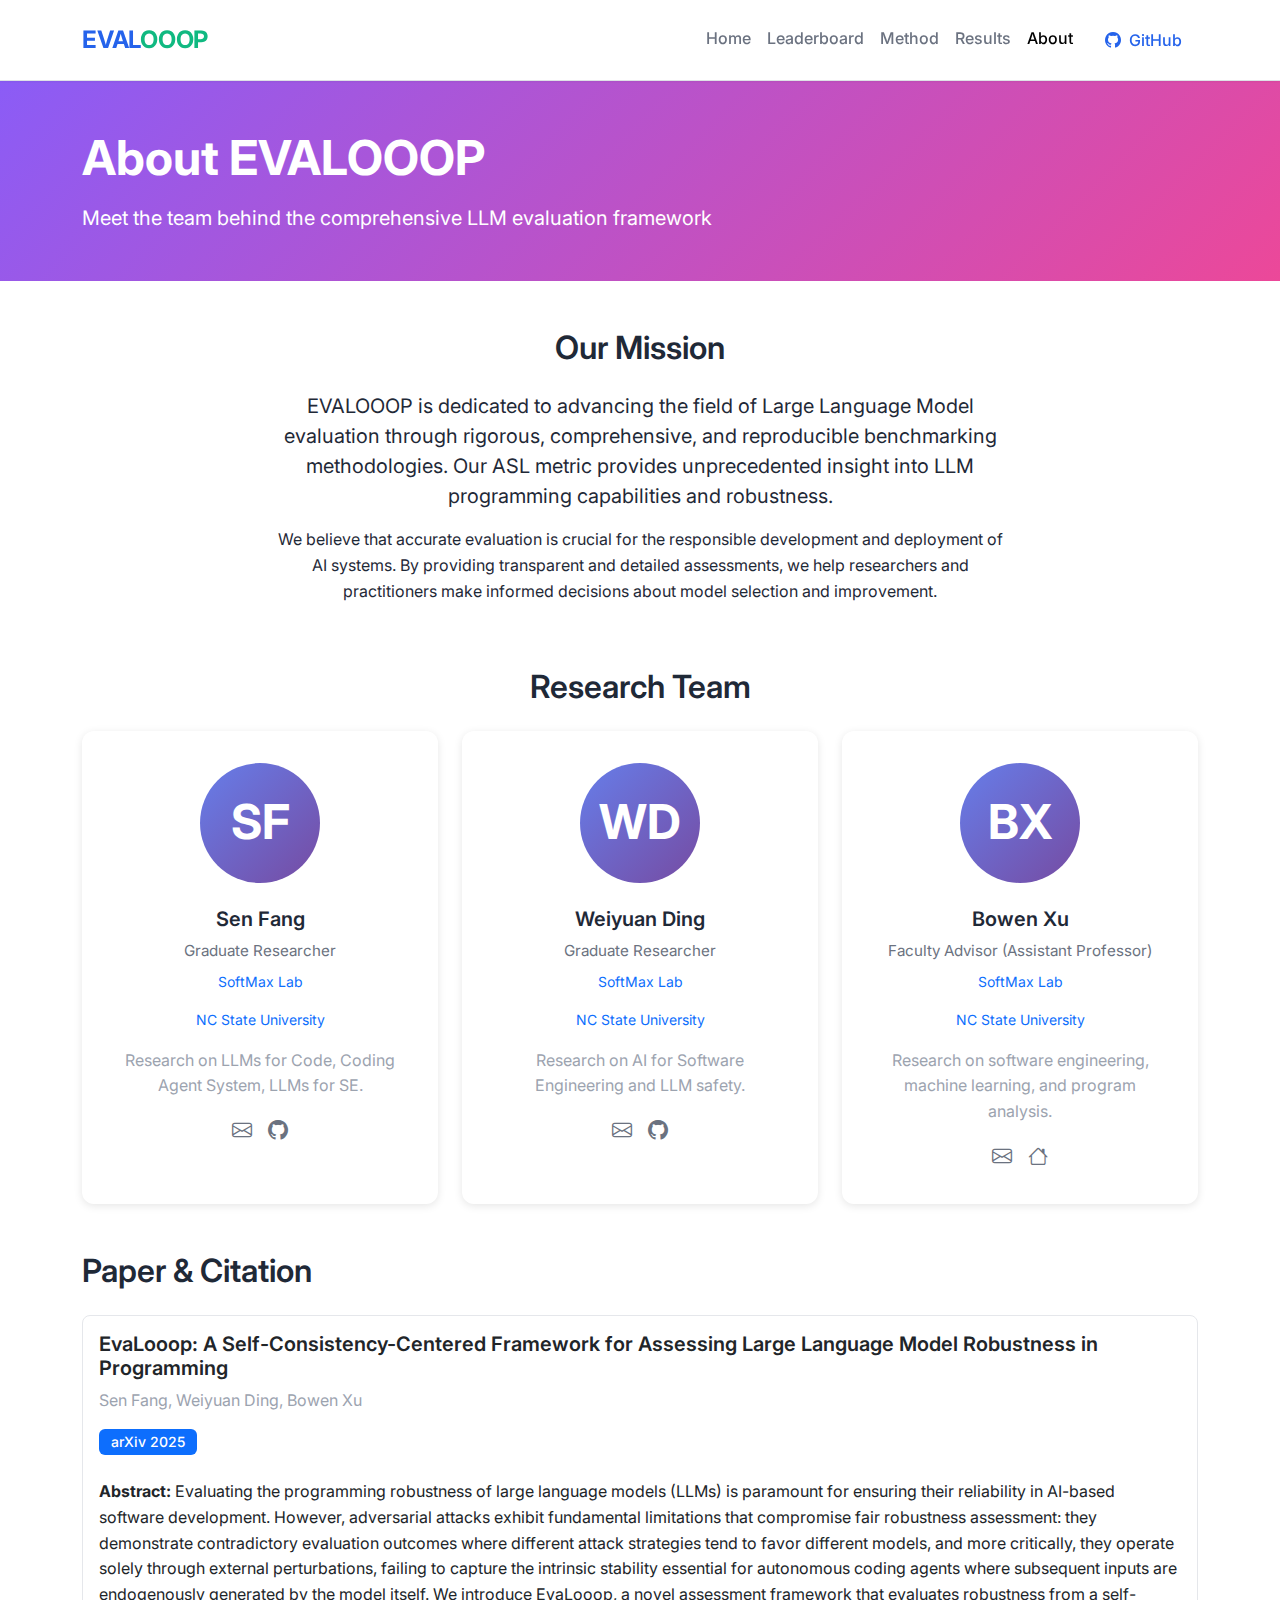
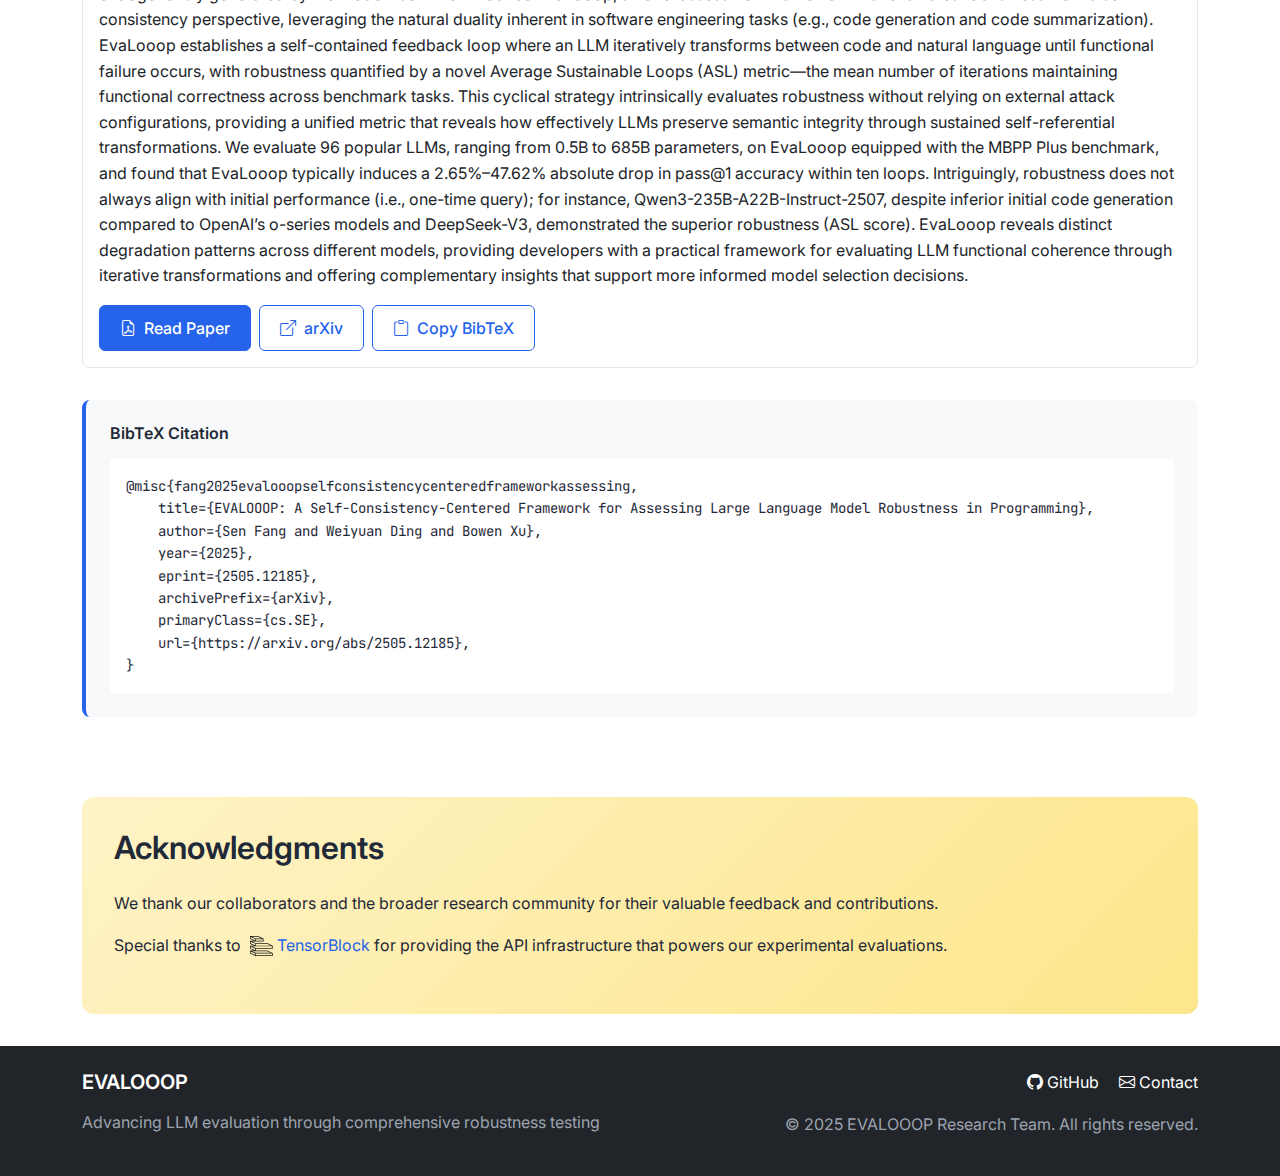
<file: about.html>
<!DOCTYPE html>
<html lang="en">
<head>
    <meta charset="UTF-8">
    <meta name="viewport" content="width=device-width, initial-scale=1.0">
    <title>About - EVALOOOP</title>
    
    <!-- SEO Meta Tags -->
    <meta name="description" content="Learn about the EVALOOOP research team and our mission to advance LLM evaluation">
    <meta name="keywords" content="EVALOOOP team, research team, LLM evaluation, contact information">
    
    <!-- Bootstrap CSS -->
    <link href="https://cdn.jsdelivr.net/npm/bootstrap@5.3.2/dist/css/bootstrap.min.css" rel="stylesheet">
    <!-- Bootstrap Icons -->
    <link rel="stylesheet" href="https://cdn.jsdelivr.net/npm/bootstrap-icons@1.11.2/font/bootstrap-icons.min.css">
    <!-- Google Fonts -->
    <link href="https://fonts.googleapis.com/css2?family=Inter:wght@300;400;500;600;700&display=swap" rel="stylesheet">
    <link href="https://fonts.googleapis.com/css2?family=JetBrains+Mono:wght@400;500&display=swap" rel="stylesheet">
    <!-- Custom CSS -->
    <link href="assets/css/main.css" rel="stylesheet">
    <style>
        .about-header {
            background: linear-gradient(135deg, #8b5cf6 0%, #ec4899 100%);
            color: white;
            padding: 3rem 0;
            margin-bottom: 3rem;
        }
        
        .team-member {
            background: white;
            border-radius: 12px;
            padding: 2rem;
            text-align: center;
            box-shadow: 0 2px 8px rgba(0,0,0,0.1);
            transition: all 0.3s ease;
            height: 100%;
        }
        
        .team-member:hover {
            transform: translateY(-5px);
            box-shadow: 0 8px 20px rgba(0,0,0,0.15);
        }
        
        .member-avatar {
            width: 120px;
            height: 120px;
            border-radius: 50%;
            margin: 0 auto 1.5rem;
            background: linear-gradient(135deg, #667eea 0%, #764ba2 100%);
            display: flex;
            align-items: center;
            justify-content: center;
            color: white;
            font-size: 3rem;
            font-weight: bold;
        }
        
        .member-name {
            font-size: 1.25rem;
            font-weight: 600;
            margin-bottom: 0.5rem;
        }
        
        .member-role {
            color: var(--text-secondary);
            font-size: 0.95rem;
            margin-bottom: 0.5rem;
        }
        
        .member-affiliation {
            color: var(--primary-color);
            font-size: 0.875rem;
            margin-bottom: 1rem;
        }
        
        .member-links {
            display: flex;
            justify-content: center;
            gap: 1rem;
        }
        
        .member-links a {
            color: var(--text-secondary);
            font-size: 1.25rem;
            transition: color 0.2s ease;
        }
        
        .member-links a:hover {
            color: var(--primary-color);
        }
        
        .citation-box {
            background: #f8f9fa;
            border-left: 4px solid var(--primary-color);
            border-radius: 8px;
            padding: 1.5rem;
            margin: 2rem 0;
        }
        
        .citation-box pre {
            background: white;
            padding: 1rem;
            border-radius: 4px;
            margin: 1rem 0 0;
            font-family: 'JetBrains Mono', monospace;
            font-size: 0.875rem;
            overflow-x: auto;
        }
        
        .contact-card {
            background: white;
            border-radius: 12px;
            padding: 2rem;
            box-shadow: 0 2px 8px rgba(0,0,0,0.1);
            margin-bottom: 2rem;
        }
        
        .contact-item {
            display: flex;
            align-items: center;
            gap: 1rem;
            margin-bottom: 1rem;
        }
        
        .contact-icon {
            width: 40px;
            height: 40px;
            border-radius: 50%;
            background: var(--background-alt);
            display: flex;
            align-items: center;
            justify-content: center;
            color: var(--primary-color);
            flex-shrink: 0;
        }
        
        .acknowledgment-section {
            background: linear-gradient(135deg, #fef3c7 0%, #fde68a 100%);
            border-radius: 12px;
            padding: 2rem;
            margin: 2rem 0;
        }
        
        .partner-logos {
            display: flex;
            justify-content: center;
            align-items: center;
            gap: 3rem;
            flex-wrap: wrap;
            margin: 2rem 0;
        }
        
        .partner-logo {
            height: 60px;
            opacity: 0.7;
            transition: opacity 0.2s ease;
        }
        
        .partner-logo:hover {
            opacity: 1;
        }
        
        .timeline {
            position: relative;
            padding-left: 2rem;
        }
        
        .timeline::before {
            content: '';
            position: absolute;
            left: 0;
            top: 0;
            width: 2px;
            height: 100%;
            background: var(--border-color);
        }
        
        .timeline-item {
            position: relative;
            padding-bottom: 2rem;
        }
        
        .timeline-item::before {
            content: '';
            position: absolute;
            left: -2.5rem;
            top: 0.5rem;
            width: 12px;
            height: 12px;
            border-radius: 50%;
            background: var(--primary-color);
            border: 2px solid white;
            box-shadow: 0 2px 4px rgba(0,0,0,0.1);
        }
        
        .timeline-date {
            color: var(--text-secondary);
            font-size: 0.875rem;
            margin-bottom: 0.5rem;
        }
        
        .resource-links {
            display: grid;
            grid-template-columns: repeat(auto-fit, minmax(250px, 1fr));
            gap: 1rem;
            margin: 2rem 0;
        }
        
        .resource-link {
            background: white;
            border: 1px solid var(--border-color);
            border-radius: 8px;
            padding: 1.5rem;
            text-decoration: none;
            color: var(--text-primary);
            transition: all 0.2s ease;
        }
        
        .resource-link:hover {
            border-color: var(--primary-color);
            box-shadow: 0 4px 12px rgba(0,0,0,0.1);
            transform: translateY(-2px);
        }
        
        .resource-link i {
            font-size: 2rem;
            color: var(--primary-color);
            margin-bottom: 0.5rem;
        }
        
        @media (max-width: 768px) {
            .partner-logos {
                gap: 2rem;
            }
            
            .partner-logo {
                height: 40px;
            }
        }
    </style>
</head>
<body>
    <!-- Header Container - Content will be loaded dynamically -->
    <div id="header-container"></div>

    <!-- Header -->
    <div class="about-header">
        <div class="container">
            <h1 class="display-5 fw-bold mb-3">About EVALOOOP</h1>
            <p class="lead mb-0">
                Meet the team behind the comprehensive LLM evaluation framework
            </p>
        </div>
    </div>

    <!-- Main Content -->
    <div class="container">
        <!-- Mission Section -->
        <section class="mb-5">
            <div class="row">
                <div class="col-lg-8 mx-auto text-center">
                    <h2 class="mb-4">Our Mission</h2>
                    <p class="lead">
                        EVALOOOP is dedicated to advancing the field of Large Language Model evaluation through 
                        rigorous, comprehensive, and reproducible benchmarking methodologies. Our ASL metric 
                        provides unprecedented insight into LLM programming capabilities and robustness.
                    </p>
                    <p>
                        We believe that accurate evaluation is crucial for the responsible development and 
                        deployment of AI systems. By providing transparent and detailed assessments, we help 
                        researchers and practitioners make informed decisions about model selection and improvement.
                    </p>
                </div>
            </div>
        </section>

        <!-- Research Team Section -->
        <section class="mb-5">
            <h2 class="text-center mb-4">Research Team</h2>
            <div class="row g-4">
                <div class="col-md-4 col-sm-6">
                    <div class="team-member">
                        <div class="member-avatar">SF</div>
                        <h4 class="member-name">Sen Fang</h4>
                        <p class="member-role">Graduate Researcher</p>
                        <p class="member-affiliation"><a href="https://ncsu-softmax.github.io" target="_blank" style="text-decoration: none;">SoftMax Lab</a></p>
                        <p class="member-affiliation"><a href="https://www.ncsu.edu" target="_blank" style="text-decoration: none;">NC State University</a></p>
                        <p class="text-muted">
                            Research on LLMs for Code, Coding Agent System, LLMs for SE. 
                        </p>
                        <div class="member-links">
                            <a href="mailto:sfang9@ncsu.edu" title="Email"><i class="bi bi-envelope"></i></a>
                            <a href="https://github.com/TomasAndersonFang" title="GitHub"><i class="bi bi-github"></i></a>
                        </div>
                    </div>
                </div>
                <div class="col-md-4 col-sm-6">
                    <div class="team-member">
                        <div class="member-avatar">WD</div>
                        <h4 class="member-name">Weiyuan Ding</h4>
                        <p class="member-role">Graduate Researcher</p>
                        <p class="member-affiliation"><a href="https://ncsu-softmax.github.io" target="_blank" style="text-decoration: none;">SoftMax Lab</a></p>
                        <p class="member-affiliation"><a href="https://www.ncsu.edu" target="_blank" style="text-decoration: none;">NC State University</a></p>
                        <p class="text-muted">
                            Research on AI for Software Engineering and LLM safety.
                        </p>
                        <div class="member-links">
                            <a href="mailto:wding8@ncsu.edu" title="Email"><i class="bi bi-envelope"></i></a>
                            <a href="https://github.com/TheFatBlue" title="GitHub"><i class="bi bi-github"></i></a>
                        </div>
                    </div>
                </div>
                <div class="col-md-4 col-sm-6">
                    <div class="team-member">
                        <div class="member-avatar">BX</div>
                        <h4 class="member-name">Bowen Xu</h4>
                        <p class="member-role">Faculty Advisor (Assistant Professor)</p>
                        <p class="member-affiliation"><a href="https://ncsu-softmax.github.io" target="_blank" style="text-decoration: none;">SoftMax Lab</a></p>
                        <p class="member-affiliation"><a href="https://www.ncsu.edu" target="_blank" style="text-decoration: none;">NC State University</a></p>
                        <p class="text-muted">
                            Research on software engineering, machine learning, and program analysis.
                        </p>
                        <div class="member-links">
                            <a href="mailto:bxu22@ncsu.edu" title="Email"><i class="bi bi-envelope"></i></a>
                            <a href="https://www.bowenxu.me/index.html" title="Homepage"><i class="bi bi-house"></i></a>
                        </div>
                    </div>
                </div>
            </div>
        </section>

        <!-- Paper & Citation Section -->
        <section class="mb-5">
            <h2 class="mb-4">Paper & Citation</h2>
            <div class="row">
                <div class="col-lg-12">
                    <div class="card">
                        <div class="card-body">
                            <h5 class="card-title">
                                EvaLooop: A Self-Consistency-Centered Framework for Assessing Large Language Model Robustness in Programming
                            </h5>
                            <p class="text-muted mb-3">
                                Sen Fang, Weiyuan Ding, Bowen Xu
                            </p>
                            <p class="mb-4">
                                <span class="badge bg-primary">arXiv 2025</span>
                            </p>
                            <p>
                                <strong>Abstract:</strong> Evaluating the programming robustness of large language models (LLMs) is paramount for ensuring their reliability in AI-based software development. However, adversarial attacks exhibit fundamental limitations that compromise fair robustness assessment: they demonstrate contradictory evaluation outcomes where different attack strategies tend to favor different models, and more critically, they operate solely through external perturbations, failing to capture the intrinsic stability essential for autonomous coding agents where subsequent inputs are endogenously generated by the model itself. We introduce EvaLooop, a novel assessment framework that evaluates robustness from a self-consistency perspective, leveraging the natural duality inherent in software engineering tasks (e.g., code generation and code summarization). EvaLooop establishes a self-contained feedback loop where an LLM iteratively transforms between code and natural language until functional failure occurs, with robustness quantified by a novel Average Sustainable Loops (ASL) metric—the mean number of iterations maintaining functional correctness across benchmark tasks. This cyclical strategy intrinsically evaluates robustness without relying on external attack configurations, providing a unified metric that reveals how effectively LLMs preserve semantic integrity through sustained self-referential transformations. We evaluate 96 popular LLMs, ranging from 0.5B to 685B parameters, on EvaLooop equipped with the MBPP Plus benchmark, and found that EvaLooop typically induces a 2.65%–47.62% absolute drop in pass@1 accuracy within ten loops. Intriguingly, robustness does not always align with initial performance (i.e., one-time query); for instance, Qwen3-235B-A22B-Instruct-2507, despite inferior initial code generation compared to OpenAI’s o-series models and DeepSeek-V3, demonstrated the superior robustness (ASL score). EvaLooop reveals distinct degradation patterns across different models, providing developers with a practical framework for evaluating LLM functional coherence through iterative transformations and offering complementary insights that support more informed model selection decisions.
                            </p>
                            <div class="d-flex gap-2 mt-3">
                                <a href="https://arxiv.org/pdf/2505.12185" class="btn btn-primary" target="_blank">
                                    <i class="bi bi-file-earmark-pdf"></i> Read Paper
                                </a>
                                <a href="https://arxiv.org/abs/2505.12185" class="btn btn-outline-primary" target="_blank">
                                    <i class="bi bi-box-arrow-up-right"></i> arXiv
                                </a>
                                <button class="btn btn-outline-primary" onclick="copyBibTeX()">
                                    <i class="bi bi-clipboard"></i> Copy BibTeX
                                </button>
                            </div>
                        </div>
                    </div>
                    
                    <div class="citation-box">
                        <h6 class="mb-3">BibTeX Citation</h6>
                        <pre id="bibtex">@misc{fang2025evalooopselfconsistencycenteredframeworkassessing,
    title={EVALOOOP: A Self-Consistency-Centered Framework for Assessing Large Language Model Robustness in Programming}, 
    author={Sen Fang and Weiyuan Ding and Bowen Xu},
    year={2025},
    eprint={2505.12185},
    archivePrefix={arXiv},
    primaryClass={cs.SE},
    url={https://arxiv.org/abs/2505.12185}, 
}</pre>
                    </div>
                </div>
                <!-- <div class="col-lg-4">
                    <div class="card bg-light">
                        <div class="card-body">
                            <h5 class="card-title">Related Publications</h5>
                            <ul class="list-unstyled">
                                <li class="mb-3">
                                    <a href="#" class="text-decoration-none">
                                        <strong>Robustness Testing for Code Generation Models</strong>
                                    </a>
                                    <small class="text-muted d-block">NeurIPS 2023</small>
                                </li>
                                <li class="mb-3">
                                    <a href="#" class="text-decoration-none">
                                        <strong>Beyond Pass@k: A Comprehensive Evaluation Framework</strong>
                                    </a>
                                    <small class="text-muted d-block">ACL 2023</small>
                                </li>
                                <li class="mb-3">
                                    <a href="#" class="text-decoration-none">
                                        <strong>Edge Case Detection in AI-Generated Code</strong>
                                    </a>
                                    <small class="text-muted d-block">ICSE 2023</small>
                                </li>
                            </ul>
                        </div>
                    </div>
                </div> -->
            </div>
        </section>

        <!-- Contact Section -->
        <!-- <section class="mb-5">
            <h2 class="mb-4">Contact Us</h2>
            <div class="row">
                <div class="col-md-6">
                    <div class="contact-card">
                        <h5 class="mb-4">Get in Touch</h5>
                        <div class="contact-item">
                            <div class="contact-icon">
                                <i class="bi bi-envelope"></i>
                            </div>
                            <div>
                                <strong>Email</strong><br>
                                <a href="mailto:evaloop@ncsu.edu">evaloop@ncsu.edu</a>
                            </div>
                        </div>
                        <div class="contact-item">
                            <div class="contact-icon">
                                <i class="bi bi-geo-alt"></i>
                            </div>
                            <div>
                                <strong>Address</strong><br>
                                Department of Computer Science<br>
                                NC State University<br>
                                Raleigh, NC 27695
                            </div>
                        </div>
                        <div class="contact-item">
                            <div class="contact-icon">
                                <i class="bi bi-github"></i>
                            </div>
                            <div>
                                <strong>GitHub</strong><br>
                                <a href="https://github.com/EvaLoop-ncsu" target="_blank">github.com/evaloop</a>
                            </div>
                        </div>
                    </div>
                </div>
                <div class="col-md-6">
                    <div class="contact-card">
                        <h5 class="mb-4">Collaboration & Feedback</h5>
                        <p>
                            We welcome collaboration opportunities and feedback on our evaluation framework. 
                            Whether you're a researcher, practitioner, or industry partner, we'd love to hear from you.
                        </p>
                        <ul class="mb-4">
                            <li>Submit your model for evaluation</li>
                            <li>Contribute test cases or benchmarks</li>
                            <li>Suggest improvements to the ASL metric</li>
                            <li>Report issues or bugs</li>
                        </ul>
                        <a href="mailto:evaloop@ncsu.edu" class="btn btn-primary">
                            <i class="bi bi-envelope"></i> Contact Us
                        </a>
                    </div>
                </div>
            </div>
        </section> -->

        <!-- Resources Section -->
        <!-- <section class="mb-5">
            <h2 class="mb-4">Resources & Links</h2>
            <div class="resource-links">
                <a href="#" class="resource-link">
                    <i class="bi bi-github"></i>
                    <h6>GitHub Repository</h6>
                    <p class="text-muted small mb-0">Source code and documentation</p>
                </a>
                <a href="#" class="resource-link">
                    <i class="bi bi-database"></i>
                    <h6>Dataset</h6>
                    <p class="text-muted small mb-0">Download evaluation dataset</p>
                </a>
                <a href="#" class="resource-link">
                    <i class="bi bi-file-earmark-text"></i>
                    <h6>Documentation</h6>
                    <p class="text-muted small mb-0">API and usage guides</p>
                </a>
                <a href="#" class="resource-link">
                    <i class="bi bi-chat-dots"></i>
                    <h6>Discussion Forum</h6>
                    <p class="text-muted small mb-0">Community discussions</p>
                </a>
            </div>
        </section> -->

        <!-- Acknowledgments Section -->
        <section class="acknowledgment-section">
            <h2 class="mb-4">Acknowledgments</h2>
            <p>
                We thank our collaborators and the broader research community for their valuable feedback and contributions.
            </p>
            <p class="mb-4">
                Special thanks to <img src="assets/images/TensorBlock_logo.svg" alt="TensorBlock" style="height: 20px; vertical-align: middle; margin-left: 5px;"> <a href="https://tensorblock.co" target="_blank" style="text-decoration: none; color: var(--primary-color);">TensorBlock</a> for providing the API infrastructure that powers our experimental evaluations.
            </p>
        </section>
    </div>

    <!-- Footer -->
    <!-- Footer Container - Content will be loaded dynamically -->
    <div id="footer-container"></div>

    <!-- Scripts -->
    <script src="https://cdn.jsdelivr.net/npm/bootstrap@5.3.2/dist/js/bootstrap.bundle.min.js"></script>
    <script src="assets/js/main.js"></script>
    <script>
        // Initialize page layout
        document.addEventListener('DOMContentLoaded', function() {
            EVALOOP.initPageLayout();
        });
        
        // Copy BibTeX to clipboard
        function copyBibTeX() {
            const bibtexText = document.getElementById('bibtex').textContent;
            navigator.clipboard.writeText(bibtexText).then(() => {
                // Show success feedback
                const button = event.target.closest('button');
                const originalHTML = button.innerHTML;
                button.innerHTML = '<i class="bi bi-check-circle"></i> Copied!';
                button.classList.remove('btn-outline-primary');
                button.classList.add('btn-success');
                
                setTimeout(() => {
                    button.innerHTML = originalHTML;
                    button.classList.remove('btn-success');
                    button.classList.add('btn-outline-primary');
                }, 2000);
            });
        }
        
        // Animate team members on scroll
        const observerOptions = {
            threshold: 0.1,
            rootMargin: '0px'
        };
        
        const observer = new IntersectionObserver((entries) => {
            entries.forEach((entry, index) => {
                if (entry.isIntersecting) {
                    setTimeout(() => {
                        entry.target.style.opacity = '0';
                        entry.target.style.transform = 'translateY(20px)';
                        
                        setTimeout(() => {
                            entry.target.style.transition = 'opacity 0.5s ease, transform 0.5s ease';
                            entry.target.style.opacity = '1';
                            entry.target.style.transform = 'translateY(0)';
                        }, 10);
                    }, index * 100);
                    
                    observer.unobserve(entry.target);
                }
            });
        }, observerOptions);
        
        // Observe team members
        document.querySelectorAll('.team-member').forEach(member => {
            observer.observe(member);
        });
    </script>
</body>
</html>
</file>
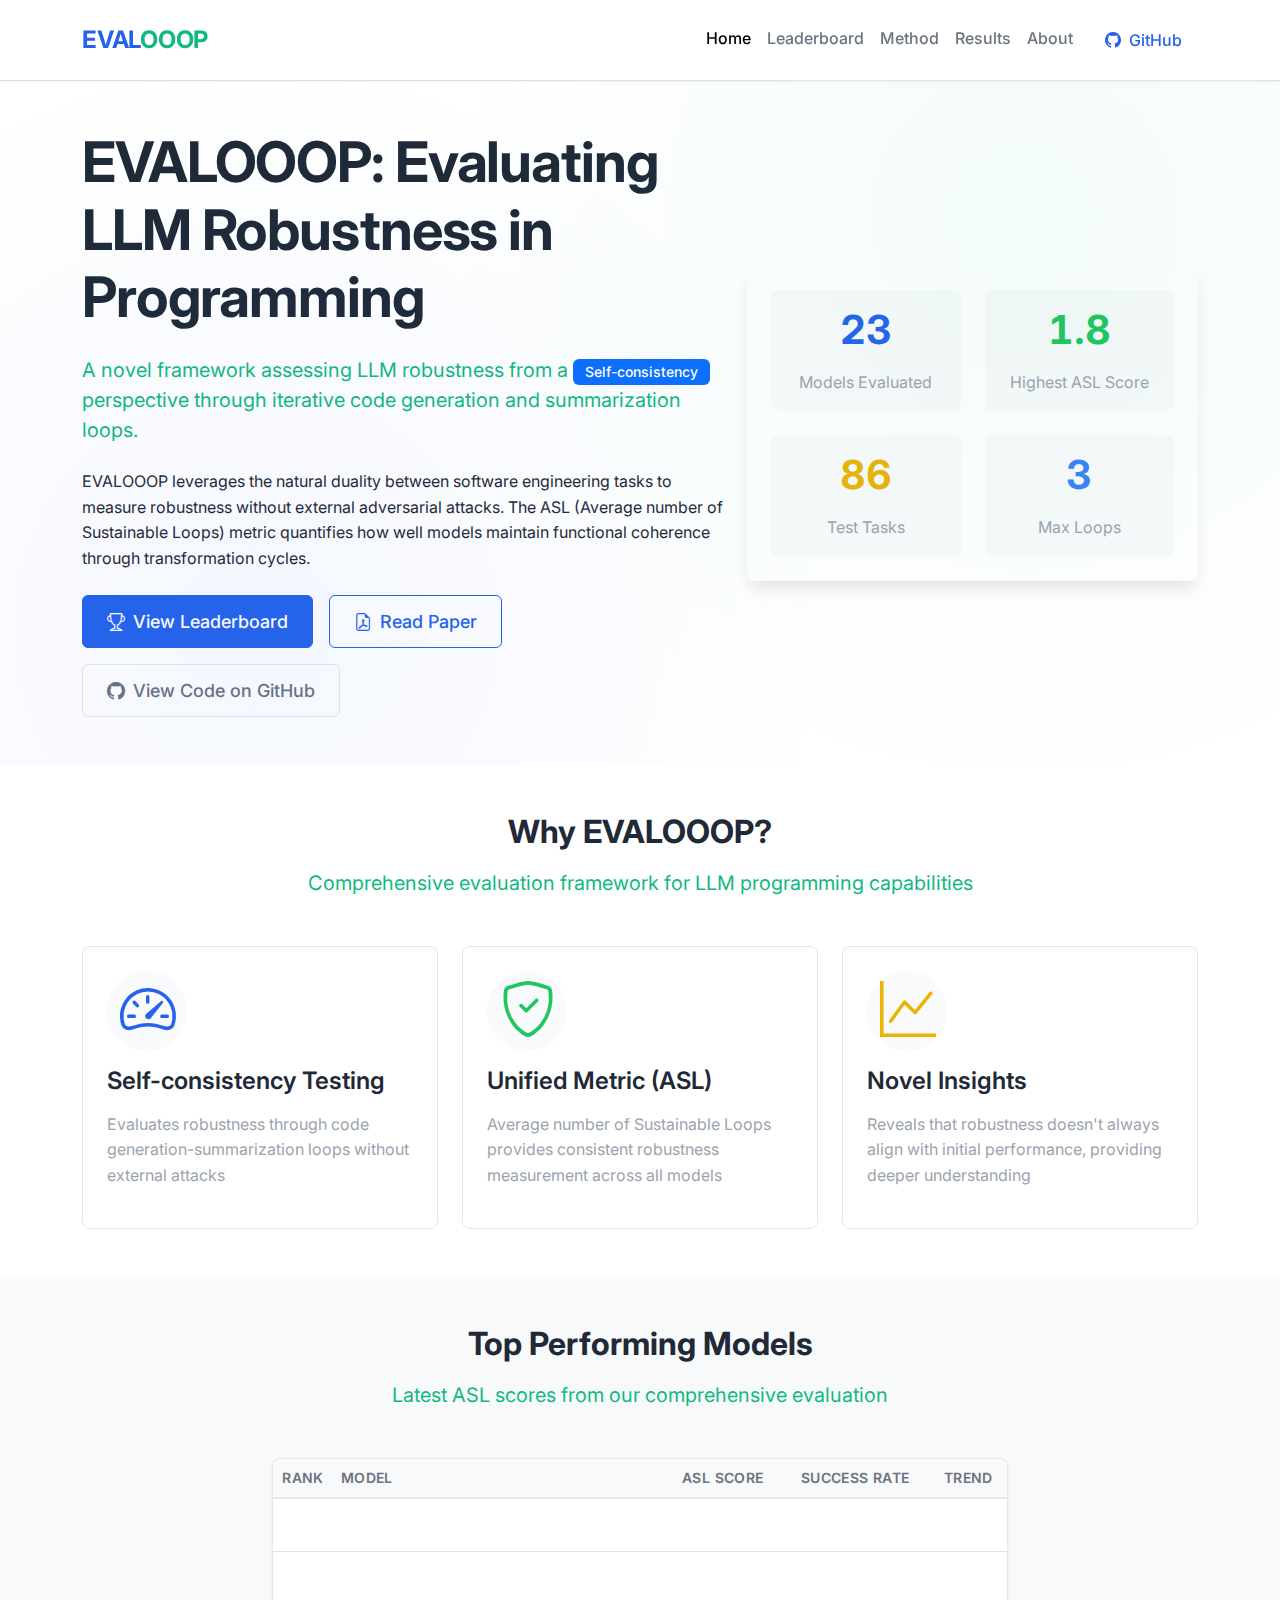
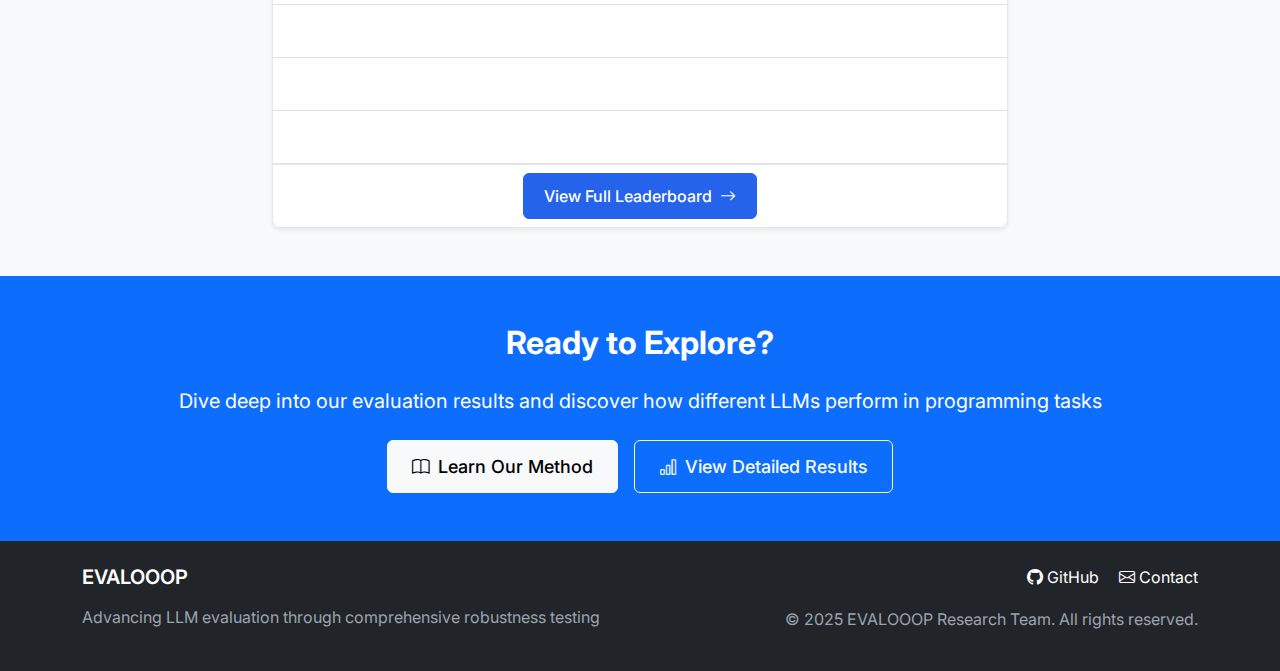
<file: home.html>
<!DOCTYPE html>
<html lang="en">
<head>
    <meta charset="UTF-8">
    <meta name="viewport" content="width=device-width, initial-scale=1.0">
    <title>EVALOOOP - Evaluating LLM Robustness in Programming</title>
    
    <!-- SEO Meta Tags -->
    <meta name="description" content="EVALOOOP: A comprehensive evaluation framework for assessing LLM programming robustness using the ASL (Average Success Level) metric">
    <meta name="keywords" content="LLM evaluation, programming robustness, ASL metric, code generation, AI benchmarking">
    <meta name="author" content="EVALOOOP Research Team">
    
    <!-- Open Graph Meta Tags -->
    <meta property="og:title" content="EVALOOOP - LLM Programming Robustness Evaluation">
    <meta property="og:description" content="Comprehensive evaluation framework using ASL metric to assess LLM programming capabilities">
    <meta property="og:type" content="website">
    <meta property="og:url" content="https://evalooop.github.io">
    
    <!-- Bootstrap CSS -->
    <link href="https://cdn.jsdelivr.net/npm/bootstrap@5.3.2/dist/css/bootstrap.min.css" rel="stylesheet">
    <!-- Bootstrap Icons -->
    <link rel="stylesheet" href="https://cdn.jsdelivr.net/npm/bootstrap-icons@1.11.2/font/bootstrap-icons.min.css">
    <!-- Google Fonts - Inter -->
    <link href="https://fonts.googleapis.com/css2?family=Inter:wght@300;400;500;600;700&display=swap" rel="stylesheet">
    <!-- JetBrains Mono for code -->
    <link href="https://fonts.googleapis.com/css2?family=JetBrains+Mono:wght@400;500&display=swap" rel="stylesheet">
    <!-- Custom CSS -->
    <link href="assets/css/main.css" rel="stylesheet">
</head>
<body>
    <!-- Header Container - Content will be loaded dynamically -->
    <div id="header-container"></div>

    <!-- Hero Section -->
    <section class="hero-section py-5 bg-gradient">
        <div class="container">
            <div class="row align-items-center min-vh-50">
                <div class="col-lg-7">
                    <h1 class="display-4 fw-bold mb-4">
                        EVALOOOP: Evaluating LLM Robustness in Programming
                    </h1>
                    <p class="lead mb-4 text-secondary">
                        A novel framework assessing LLM robustness from a <span class="badge bg-primary">Self-consistency</span> 
                        perspective through iterative code generation and summarization loops.
                    </p>
                    <p class="mb-4">
                        EVALOOOP leverages the natural duality between software engineering tasks to measure robustness 
                        without external adversarial attacks. The ASL (Average number of Sustainable Loops) metric 
                        quantifies how well models maintain functional coherence through transformation cycles.
                    </p>
                    <div class="d-flex gap-3 flex-wrap">
                        <a href="index.html" class="btn btn-primary btn-lg">
                            <i class="bi bi-trophy"></i> View Leaderboard
                        </a>
                        <a href="https://arxiv.org/pdf/2505.12185" class="btn btn-outline-primary btn-lg" target="_blank">
                            <i class="bi bi-file-earmark-pdf"></i> Read Paper
                        </a>
                        <a href="https://github.com/evalooop/EvaLooop" class="btn btn-outline-secondary btn-lg" target="_blank">
                            <i class="bi bi-github"></i> View Code on GitHub
                        </a>
                    </div>
                </div>
                <div class="col-lg-5">
                    <div class="stats-container p-4">
                        <div class="row g-4">
                            <div class="col-6">
                                <div class="stat-card text-center p-3">
                                    <h3 class="display-6 fw-bold text-primary counter" data-target="0">0</h3>
                                    <p class="mb-0 text-muted">Models Evaluated</p>
                                </div>
                            </div>
                            <div class="col-6">
                                <div class="stat-card text-center p-3">
                                    <h3 class="display-6 fw-bold text-success counter" data-target="0">0</h3>
                                    <p class="mb-0 text-muted">Highest ASL Score</p>
                                </div>
                            </div>
                            <div class="col-6">
                                <div class="stat-card text-center p-3">
                                    <h3 class="display-6 fw-bold text-warning counter" data-target="378">0</h3>
                                    <p class="mb-0 text-muted">Test Tasks</p>
                                </div>
                            </div>
                            <div class="col-6">
                                <div class="stat-card text-center p-3">
                                    <h3 class="display-6 fw-bold text-info counter" data-target="10">0</h3>
                                    <p class="mb-0 text-muted">Max Loops</p>
                                </div>
                            </div>
                        </div>
                    </div>
                </div>
            </div>
        </div>
    </section>

    <!-- Key Features Section -->
    <section class="py-5">
        <div class="container">
            <div class="text-center mb-5">
                <h2 class="fw-bold">Why EVALOOOP?</h2>
                <p class="lead text-secondary">Comprehensive evaluation framework for LLM programming capabilities</p>
            </div>
            <div class="row g-4">
                <div class="col-md-4">
                    <div class="feature-card h-100 p-4">
                        <div class="feature-icon mb-3">
                            <i class="bi bi-speedometer2 display-4 text-primary"></i>
                        </div>
                        <h4>Self-consistency Testing</h4>
                        <p class="text-muted">
                            Evaluates robustness through code generation-summarization loops without external attacks
                        </p>
                    </div>
                </div>
                <div class="col-md-4">
                    <div class="feature-card h-100 p-4">
                        <div class="feature-icon mb-3">
                            <i class="bi bi-shield-check display-4 text-success"></i>
                        </div>
                        <h4>Unified Metric (ASL)</h4>
                        <p class="text-muted">
                            Average number of Sustainable Loops provides consistent robustness measurement across all models
                        </p>
                    </div>
                </div>
                <div class="col-md-4">
                    <div class="feature-card h-100 p-4">
                        <div class="feature-icon mb-3">
                            <i class="bi bi-graph-up display-4 text-warning"></i>
                        </div>
                        <h4>Novel Insights</h4>
                        <p class="text-muted">
                            Reveals that robustness doesn't always align with initial performance, providing deeper understanding
                        </p>
                    </div>
                </div>
            </div>
        </div>
    </section>

    <!-- Top Models Preview -->
    <section class="py-5 bg-light">
        <div class="container">
            <div class="text-center mb-5">
                <h2 class="fw-bold">Top Performing Models</h2>
                <p class="lead text-secondary">Latest ASL scores from our comprehensive evaluation</p>
            </div>
            <div class="row">
                <div class="col-lg-8 mx-auto">
                    <div class="card shadow-sm">
                        <div class="card-body p-0">
                            <div class="table-responsive">
                                <table class="table table-hover mb-0">
                                    <thead class="table-light">
                                        <tr>
                                            <th class="text-center" width="60">Rank</th>
                                            <th>Model</th>
                                            <th class="text-center">ASL Score</th>
                                            <th class="text-center">Success Rate</th>
                                            <th class="text-center">Trend</th>
                                        </tr>
                                    </thead>
                                    <tbody id="topModelsTable">
                                        <!-- Data will be loaded dynamically -->
                                    </tbody>
                                </table>
                            </div>
                        </div>
                        <div class="card-footer bg-white">
                            <div class="text-center">
                                <a href="index.html" class="btn btn-primary">
                                    View Full Leaderboard <i class="bi bi-arrow-right"></i>
                                </a>
                            </div>
                        </div>
                    </div>
                </div>
            </div>
        </div>
    </section>

    <!-- Call to Action -->
    <section class="py-5 bg-primary text-white">
        <div class="container text-center">
            <h2 class="fw-bold mb-4">Ready to Explore?</h2>
            <p class="lead mb-4">
                Dive deep into our evaluation results and discover how different LLMs perform in programming tasks
            </p>
            <div class="d-flex gap-3 justify-content-center flex-wrap">
                <a href="method.html" class="btn btn-light btn-lg">
                    <i class="bi bi-book"></i> Learn Our Method
                </a>
                <a href="results.html" class="btn btn-outline-light btn-lg">
                    <i class="bi bi-bar-chart"></i> View Detailed Results
                </a>
            </div>
        </div>
    </section>

    <!-- Footer Container - Content will be loaded dynamically -->
    <div id="footer-container"></div>

    <!-- Bootstrap JS Bundle -->
    <script src="https://cdn.jsdelivr.net/npm/bootstrap@5.3.2/dist/js/bootstrap.bundle.min.js"></script>
    <!-- Custom JS -->
    <script src="assets/js/main.js"></script>
</body>
</html>
</file>
<file: assets/css/main.css>
/* EVALOOP Main Stylesheet */

/* CSS Variables */
:root {
    --primary-color: #2563eb;
    --secondary-color: #10b981;
    --accent-color: #f59e0b;
    --success-color: #22c55e;
    --warning-color: #eab308;
    --danger-color: #ef4444;
    --info-color: #3b82f6;
    
    --text-primary: #1f2937;
    --text-secondary: #6b7280;
    --text-muted: #9ca3af;
    
    --background: #ffffff;
    --background-alt: #f9fafb;
    --background-dark: #111827;
    
    --border-color: #e5e7eb;
    --border-radius: 8px;
    
    --font-main: 'Inter', -apple-system, BlinkMacSystemFont, 'Segoe UI', sans-serif;
    --font-code: 'JetBrains Mono', 'Courier New', monospace;
    
    --shadow-sm: 0 1px 2px 0 rgb(0 0 0 / 0.05);
    --shadow-md: 0 4px 6px -1px rgb(0 0 0 / 0.1);
    --shadow-lg: 0 10px 15px -3px rgb(0 0 0 / 0.1);
}

/* Global Styles */
* {
    margin: 0;
    padding: 0;
    box-sizing: border-box;
}

body {
    font-family: var(--font-main);
    color: var(--text-primary);
    background-color: var(--background);
    line-height: 1.6;
    min-height: 100vh;
    display: flex;
    flex-direction: column;
}

/* Typography */
h1, h2, h3, h4, h5, h6 {
    font-weight: 600;
    line-height: 1.2;
    margin-bottom: 1rem;
}

.display-4 {
    font-weight: 700;
    letter-spacing: -0.02em;
}

.lead {
    font-size: 1.25rem;
    font-weight: 400;
    line-height: 1.5;
}

code {
    font-family: var(--font-code);
    background-color: var(--background-alt);
    padding: 0.125rem 0.25rem;
    border-radius: 4px;
    font-size: 0.875em;
}

/* Navigation */
.navbar {
    box-shadow: var(--shadow-sm);
    padding: 1rem 0;
}

.navbar-brand {
    font-size: 1.5rem;
    font-weight: 700;
    letter-spacing: -0.01em;
}

.nav-link {
    font-weight: 500;
    color: var(--text-secondary);
    transition: color 0.2s ease;
    padding: 0.5rem 1rem;
}

.nav-link:hover,
.nav-link.active {
    color: var(--primary-color);
}

.nav-link.btn {
    border-radius: 6px;
}

/* Hero Section */
.hero-section {
    background: linear-gradient(135deg, var(--background-alt) 0%, var(--background) 100%);
    position: relative;
    overflow: hidden;
}

.hero-section::before {
    content: '';
    position: absolute;
    top: 0;
    left: 0;
    right: 0;
    bottom: 0;
    background-image: 
        radial-gradient(circle at 20% 80%, rgba(37, 99, 235, 0.05) 0%, transparent 50%),
        radial-gradient(circle at 80% 20%, rgba(16, 185, 129, 0.05) 0%, transparent 50%);
    pointer-events: none;
}

.min-vh-50 {
    min-height: 50vh;
}

/* Stats Container */
.stats-container {
    background: white;
    border-radius: var(--border-radius);
    box-shadow: var(--shadow-lg);
}

.stat-card {
    background: var(--background-alt);
    border-radius: var(--border-radius);
    transition: transform 0.2s ease, box-shadow 0.2s ease;
}

.stat-card:hover {
    transform: translateY(-2px);
    box-shadow: var(--shadow-md);
}

.counter {
    font-variant-numeric: tabular-nums;
}

/* Feature Cards */
.feature-card {
    background: white;
    border: 1px solid var(--border-color);
    border-radius: var(--border-radius);
    transition: all 0.3s ease;
}

.feature-card:hover {
    transform: translateY(-4px);
    box-shadow: var(--shadow-lg);
    border-color: var(--primary-color);
}

.feature-icon {
    width: 80px;
    height: 80px;
    display: flex;
    align-items: center;
    justify-content: center;
    background: var(--background-alt);
    border-radius: 50%;
}

/* Buttons */
.btn {
    font-weight: 500;
    padding: 0.625rem 1.25rem;
    border-radius: 6px;
    transition: all 0.2s ease;
    display: inline-flex;
    align-items: center;
    gap: 0.5rem;
}

.btn-lg {
    padding: 0.75rem 1.5rem;
    font-size: 1.125rem;
}

.btn-primary {
    background-color: var(--primary-color);
    border-color: var(--primary-color);
}

.btn-primary:hover {
    background-color: #1d4ed8;
    border-color: #1d4ed8;
    transform: translateY(-1px);
    box-shadow: var(--shadow-md);
}

.btn-outline-primary {
    color: var(--primary-color);
    border-color: var(--primary-color);
}

.btn-outline-primary:hover {
    background-color: var(--primary-color);
    border-color: var(--primary-color);
}

.btn-outline-secondary {
    color: var(--text-secondary);
    border-color: var(--border-color);
}

.btn-outline-secondary:hover {
    background-color: var(--background-alt);
    border-color: var(--text-secondary);
    color: var(--text-primary);
}

/* Tables */
.table {
    font-size: 0.95rem;
}

.table th {
    font-weight: 600;
    text-transform: uppercase;
    font-size: 0.875rem;
    letter-spacing: 0.025em;
    color: var(--text-secondary);
    border-bottom: 2px solid var(--border-color);
}

.table-hover tbody tr:hover {
    background-color: var(--background-alt);
    cursor: pointer;
}

/* Badges */
.badge {
    font-weight: 500;
    padding: 0.375rem 0.75rem;
    font-size: 0.875rem;
}

.rank-badge {
    width: 36px;
    height: 36px;
    border-radius: 50%;
    display: inline-flex;
    align-items: center;
    justify-content: center;
    font-weight: 700;
    font-size: 0.875rem;
}

.rank-1 { background: linear-gradient(135deg, #ffd700, #ffed4e); color: #8b6914; }
.rank-2 { background: linear-gradient(135deg, #c0c0c0, #e8e8e8); color: #5a5a5a; }
.rank-3 { background: linear-gradient(135deg, #cd7f32, #e6a157); color: #704214; }

/* Cards */
.card {
    border: 1px solid var(--border-color);
    border-radius: var(--border-radius);
    overflow: hidden;
}

.card-footer {
    border-top: 1px solid var(--border-color);
    background-color: var(--background-alt);
}

/* Footer */
footer {
    margin-top: auto;
}

footer a {
    text-decoration: none;
    transition: opacity 0.2s ease;
}

footer a:hover {
    opacity: 0.8;
}

/* Utility Classes */
.text-primary { color: var(--primary-color) !important; }
.text-secondary { color: var(--secondary-color) !important; }
.text-accent { color: var(--accent-color) !important; }
.text-success { color: var(--success-color) !important; }
.text-warning { color: var(--warning-color) !important; }
.text-danger { color: var(--danger-color) !important; }
.text-info { color: var(--info-color) !important; }
.text-muted { color: var(--text-muted) !important; }

.bg-gradient {
    background: linear-gradient(135deg, var(--background-alt) 0%, var(--background) 100%);
}

/* Animations */
@keyframes fadeIn {
    from {
        opacity: 0;
        transform: translateY(20px);
    }
    to {
        opacity: 1;
        transform: translateY(0);
    }
}

.fade-in {
    animation: fadeIn 0.6s ease-out;
}

@keyframes slideUp {
    from {
        opacity: 0;
        transform: translateY(30px);
    }
    to {
        opacity: 1;
        transform: translateY(0);
    }
}

.slide-up {
    animation: slideUp 0.8s ease-out;
}

/* Responsive Design */
@media (max-width: 768px) {
    .display-4 {
        font-size: 2rem;
    }
    
    .lead {
        font-size: 1.125rem;
    }
    
    .hero-section {
        padding: 3rem 0;
    }
    
    .stats-container {
        margin-top: 2rem;
    }
    
    .btn-lg {
        font-size: 1rem;
        padding: 0.625rem 1.25rem;
    }
    
    .table {
        font-size: 0.875rem;
    }
    
    footer .text-md-end {
        text-align: left !important;
        margin-top: 2rem;
    }
}

@media (max-width: 576px) {
    .navbar-brand {
        font-size: 1.25rem;
    }
    
    .display-6 {
        font-size: 1.75rem;
    }
    
    .stat-card {
        padding: 1rem !important;
    }
    
    .d-flex.gap-3 {
        flex-direction: column;
    }
    
    .btn {
        width: 100%;
        justify-content: center;
    }
}

/* Loading Spinner */
.spinner-border {
    width: 1.5rem;
    height: 1.5rem;
    border-width: 0.2rem;
}

/* Smooth Scrolling */
html {
    scroll-behavior: smooth;
}

/* Focus Styles */
:focus-visible {
    outline: 2px solid var(--primary-color);
    outline-offset: 2px;
}

/* Print Styles */
@media print {
    .navbar,
    footer,
    .btn,
    .no-print {
        display: none !important;
    }
    
    body {
        font-size: 12pt;
    }
    
    h1, h2, h3 {
        page-break-after: avoid;
    }
}
</file>
